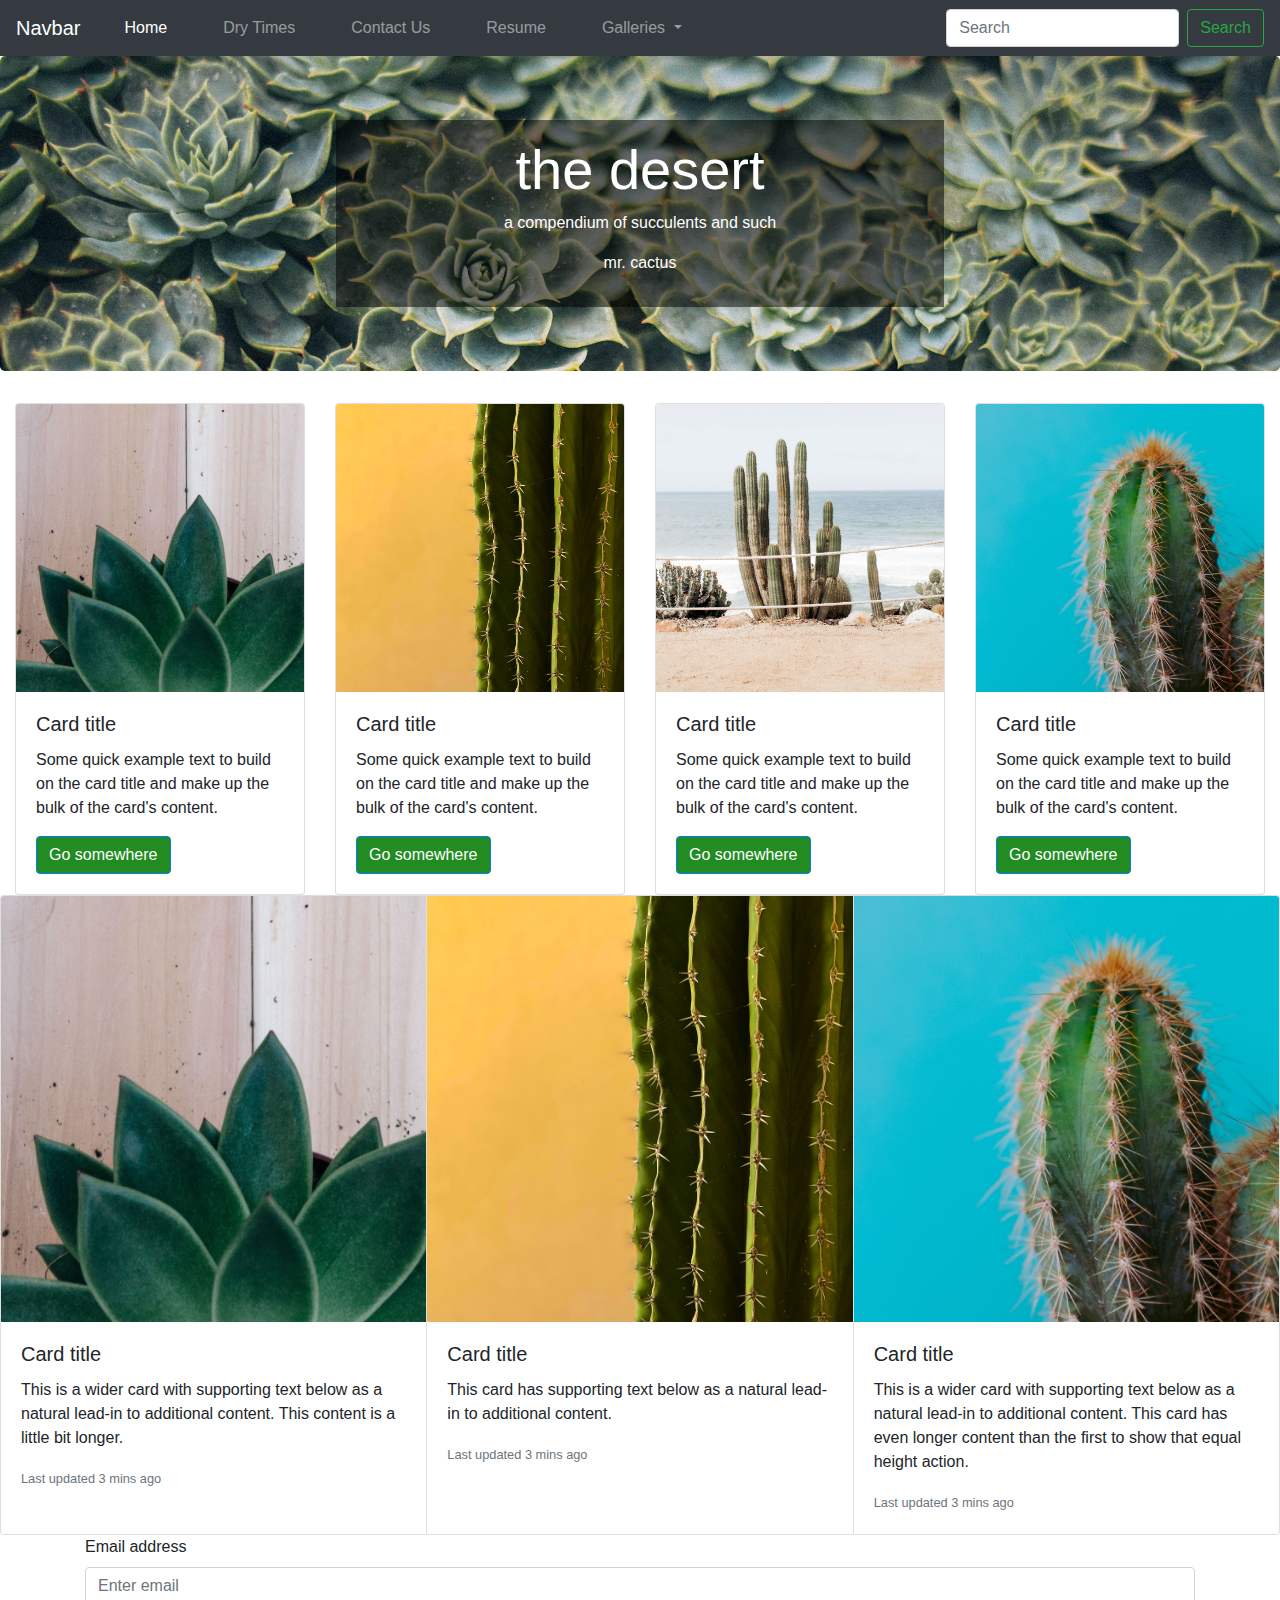
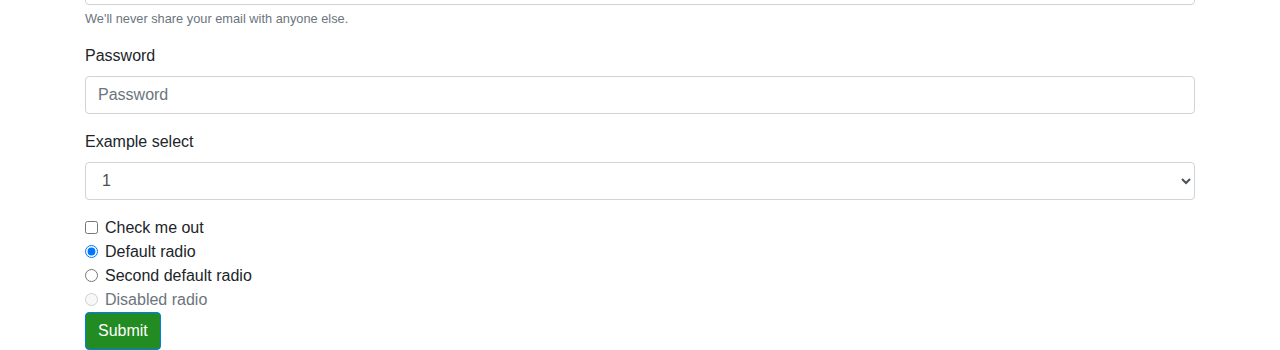
<file: cct360-lab8/index.html>
<!DOCTYPE html>
<html lang="en">

<head>
    <meta charset="utf-8">
    <meta http-equiv="X-UA-Compatible" content="IE=edge">
    <meta name="viewport" content="width=device-width, initial-scale=1">
    <title>The Desert</title>
    <link href="css/bootstrap.css" rel="stylesheet">
    <link href="css/custom.css" rel="stylesheet">
</head>

<body id="homepage">
    <nav class="navbar sticky-top navbar-expand-lg navbar-dark bg-dark">
        <a class="navbar-brand" href="#">Navbar</a>
        <button class="navbar-toggler" type="button" data-toggle="collapse" data-target="#navbarSupportedContent" aria-controls="navbarSupportedContent" aria-expanded="false" aria-label="Toggle navigation">
            <span class="navbar-toggler-icon"></span>
        </button>

        <div class="collapse navbar-collapse" id="navbarSupportedContent">
            <ul class="navbar-nav mr-auto">
                <li class="nav-item active">
                    <a class="nav-link" href="index.html">Home<span class="sr-only">(current)</span></a>
                </li>
                <li class="nav-item">
                    <a class="nav-link" href="blog.html">Dry Times</a>
                </li>
                <li class="nav-item">
                    <a class="nav-link" href="Contact.html">Contact Us</a>
                </li>
                <li class="nav-item">
                    <a class="nav-link" href="resume.html">Resume</a>
                </li>
                <li class="nav-item dropdown">
                    <a class="nav-link dropdown-toggle" href="#" id="navbarDropdown" role="button" data-toggle="dropdown" aria-haspopup="true" aria-expanded="false">
						Galleries
					</a>
                    <div class="dropdown-menu" aria-labelledby="navbarDropdown">
                        <a class="dropdown-item" href="gallery.html">Gallery</a>
                        <a class="dropdown-item" href="#">Another action</a>
                        <div class="dropdown-divider"></div>
                        <a class="dropdown-item" href="#">Something else here</a>
                    </div>
                </li>
            </ul>
            <form class="form-inline my-2 my-lg-0">
                <input class="form-control mr-sm-2" type="search" placeholder="Search" aria-label="Search">
                <button class="btn btn-outline-success my-2 my-sm-0" type="submit">Search</button>
            </form>
        </div>
    </nav>

    <div class="jumbotron">
        <div class="introtext">
            <h1 class="display-4">the desert</h1>
            <p>a compendium of succulents and such</p>
            <p>mr. cactus</p>
        </div>
    </div>
    <header>
    </header>

    <main class="container-fluid">
        <div class="row">
            <div class="col-md">
                <div class="card">
                    <img class="card-img-top" src="img/img1.jpg" alt="Card image cap">
                    <div class="card-body">
                        <h5 class="card-title">Card title</h5>
                        <p class="card-text">Some quick example text to build on the card title and make up the bulk of the card's content.</p>
                        <a href="#" class="btn btn-primary">Go somewhere</a>
                    </div>
                </div>
            </div>
            <div class="col-md">
                <div class="card">
                    <img class="card-img-top" src="img/img2.jpg" alt="Card image cap">
                    <div class="card-body">
                        <h5 class="card-title">Card title</h5>
                        <p class="card-text">Some quick example text to build on the card title and make up the bulk of the card's content.</p>
                        <a href="#" class="btn btn-primary">Go somewhere</a>
                    </div>
                </div>
            </div>
            <div class="col-md">
                <div class="card">
                    <img class="card-img-top" src="img/img3.jpg" alt="Card image cap">
                    <div class="card-body">
                        <h5 class="card-title">Card title</h5>
                        <p class="card-text">Some quick example text to build on the card title and make up the bulk of the card's content.</p>
                        <a href="#" class="btn btn-primary">Go somewhere</a>
                    </div>
                </div>
            </div>
            <div class="col-md">
                <div class="card">
                    <img class="card-img-top" src="img/img4.jpg" alt="Card image cap">
                    <div class="card-body">
                        <h5 class="card-title">Card title</h5>
                        <p class="card-text">Some quick example text to build on the card title and make up the bulk of the card's content.</p>
                        <a href="#" class="btn btn-primary">Go somewhere</a>
                    </div>
                </div>
            </div>
        </div>
    </main>

    <div class="card-group">
        <div class="card">
            <img class="card-img-top" src="img/img1.jpg" alt="Card image cap">
            <div class="card-body">
                <h5 class="card-title">Card title</h5>
                <p class="card-text">This is a wider card with supporting text below as a natural lead-in to additional content. This content is a little bit longer.</p>
                <p class="card-text"><small class="text-muted">Last updated 3 mins ago</small></p>
            </div>
        </div>
        <div class="card">
            <img class="card-img-top" src="img/img2.jpg" alt="Card image cap">
            <div class="card-body">
                <h5 class="card-title">Card title</h5>
                <p class="card-text">This card has supporting text below as a natural lead-in to additional content.</p>
                <p class="card-text"><small class="text-muted">Last updated 3 mins ago</small></p>
            </div>
        </div>
        <div class="card">
            <img class="card-img-top" src="img/img4.jpg" alt="Card image cap">
            <div class="card-body">
                <h5 class="card-title">Card title</h5>
                <p class="card-text">This is a wider card with supporting text below as a natural lead-in to additional content. This card has even longer content than the first to show that equal height action.</p>
                <p class="card-text"><small class="text-muted">Last updated 3 mins ago</small></p>
            </div>
        </div>
    </div>
    <!-- your code here -->
    <footer>
        <div class="container">
            <form>
                <div class="form-group">
                    <label for="exampleInputEmail1">Email address</label>
                    <input type="email" class="form-control" id="exampleInputEmail1" aria-describedby="emailHelp" placeholder="Enter email">
                    <small id="emailHelp" class="form-text text-muted">We'll never share your email with anyone else.</small>
                </div>
                <div class="form-group">
                    <label for="exampleInputPassword1">Password</label>
                    <input type="password" class="form-control" id="exampleInputPassword1" placeholder="Password">
                </div>
                <div class="form-group">
                    <label for="exampleFormControlSelect1">Example select</label>
                    <select class="form-control" id="exampleFormControlSelect1">
                        <option>1</option>
                        <option>2</option>
                        <option>3</option>
                        <option>4</option>
                        <option>5</option>
                    </select>
                </div>
                <div class="form-check">
                    <input type="checkbox" class="form-check-input" id="exampleCheck1">
                    <label class="form-check-label" for="exampleCheck1">Check me out</label>
                </div>
                <div class="form-check">
                    <input class="form-check-input" type="radio" name="exampleRadios" id="exampleRadios1" value="option1" checked>
                    <label class="form-check-label" for="exampleRadios1">
                        Default radio
                    </label>
                </div>
                <div class="form-check">
                    <input class="form-check-input" type="radio" name="exampleRadios" id="exampleRadios2" value="option2">
                    <label class="form-check-label" for="exampleRadios2">
                        Second default radio
                    </label>
                </div>
                <div class="form-check disabled">
                    <input class="form-check-input" type="radio" name="exampleRadios" id="exampleRadios3" value="option3" disabled>
                    <label class="form-check-label" for="exampleRadios3">
                        Disabled radio
                    </label>
                </div>
                <button type="submit" class="btn btn-primary">Submit</button>
            </form>
        </div>
    </footer>
    <script src="js/jquery.min.js"></script>
    <script src="js/popper.min.js"></script>
    <script src="js/bootstrap.min.js"></script>
</body>

</html>
</file>
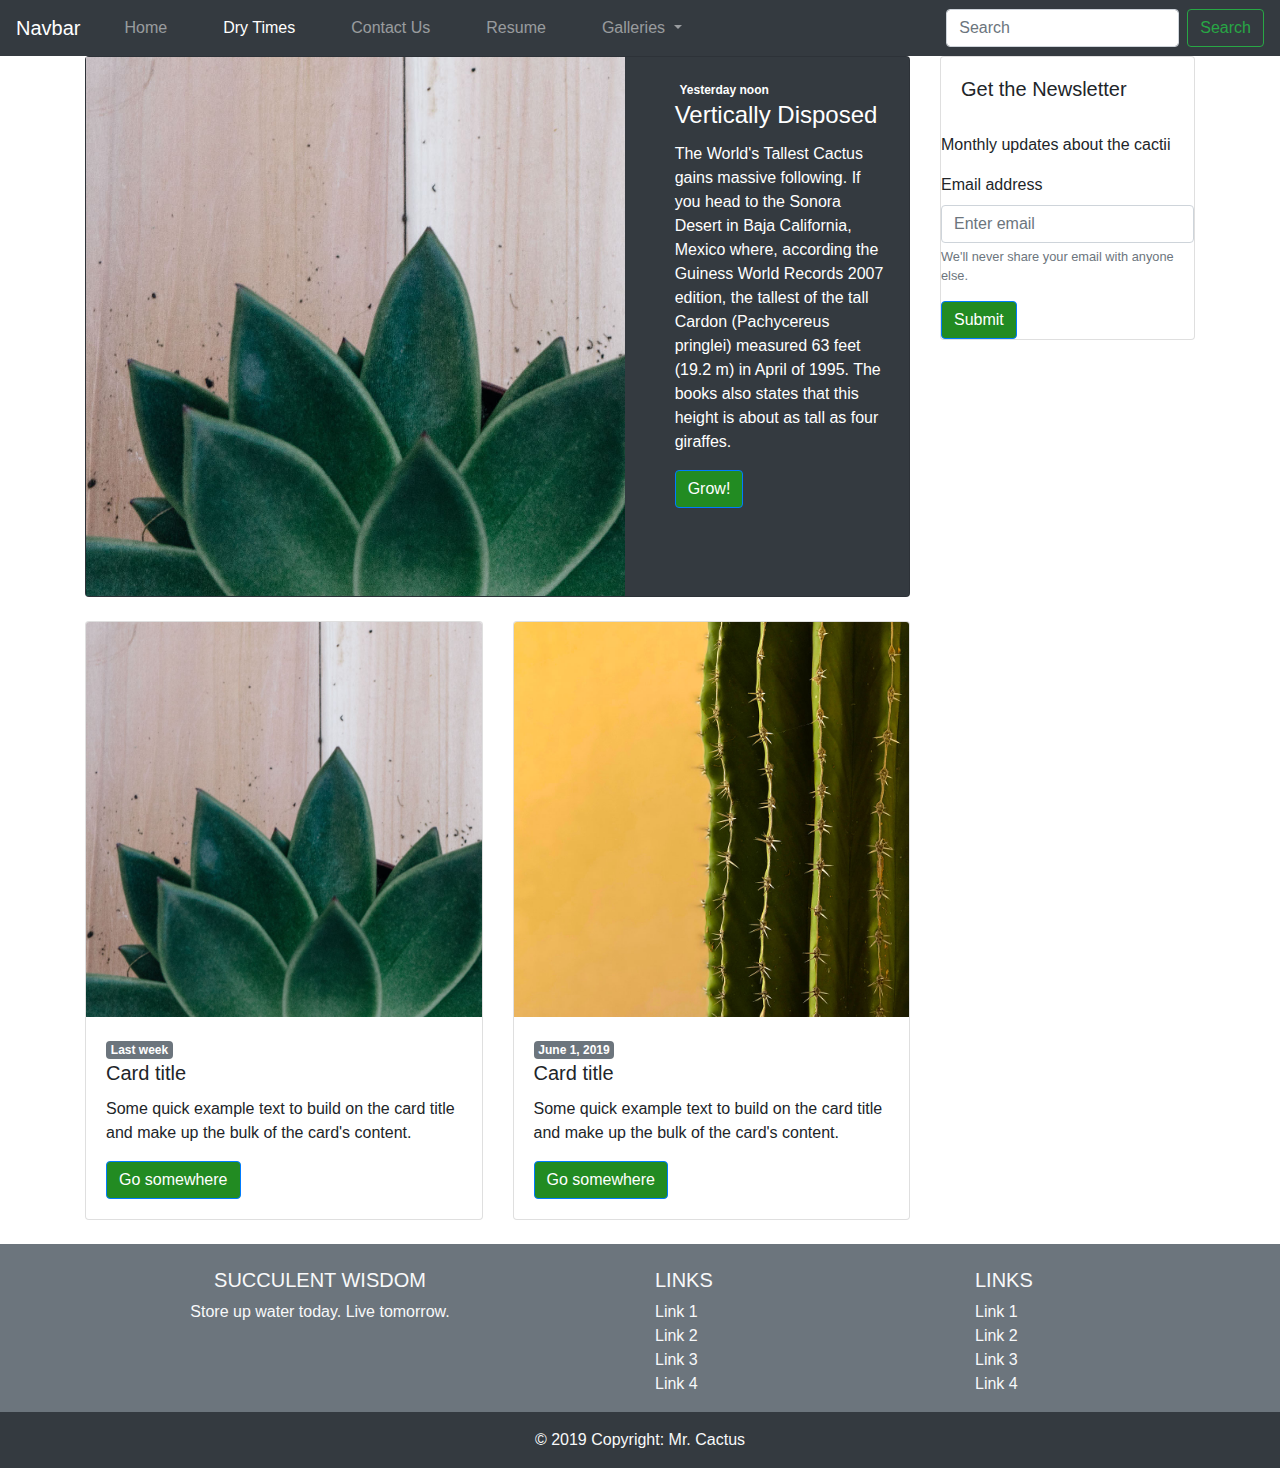
<file: cct360-lab8/blog.html>
<!DOCTYPE html>
<html>

<head>
    <meta charset="utf-8">
    <meta name="viewport" content="width=device-width, initial-scale=1">
    <title>The desert</title>
    <link href="css/bootstrap.css" rel="stylesheet">
    <link href="css/custom.css" rel="stylesheet">
</head>

<body>
    <nav class="navbar sticky-top navbar-expand-lg navbar-dark bg-dark">
        <a class="navbar-brand" href="#">Navbar</a>
        <button class="navbar-toggler" type="button" data-toggle="collapse" data-target="#navbarSupportedContent" aria-controls="navbarSupportedContent" aria-expanded="false" aria-label="Toggle navigation">
            <span class="navbar-toggler-icon"></span>
        </button>

        <div class="collapse navbar-collapse" id="navbarSupportedContent">
            <ul class="navbar-nav mr-auto">
                <li class="nav-item">
                    <a class="nav-link" href="index.html">Home <span class="sr-only">(current)</span></a>
                </li>
                <li class="nav-item active">
                    <a class="nav-link" href="blog.html">Dry Times</a>
                </li>
                <li class="nav-item">
                    <a class="nav-link" href="Contact.html">Contact Us</a>
                </li>
                <li class="nav-item">
                    <a class="nav-link" href="resume.html">Resume</a>
                </li>
                <li class="nav-item dropdown">
                    <a class="nav-link dropdown-toggle" href="#" id="navbarDropdown" role="button" data-toggle="dropdown" aria-haspopup="true" aria-expanded="false">
						Galleries
					</a>
                    <div class="dropdown-menu" aria-labelledby="navbarDropdown">
                        <a class="dropdown-item" href="gallery.html">Gallery</a>
                        <a class="dropdown-item" href="#">Another action</a>
                        <div class="dropdown-divider"></div>
                        <a class="dropdown-item" href="#">Something else here</a>
                    </div>
                </li>
            </ul>
            <form class="form-inline my-2 my-lg-0">
                <input class="form-control mr-sm-2" type="search" placeholder="Search" aria-label="Search">
                <button class="btn btn-outline-success my-2 my-sm-0" type="submit">Search</button>
            </form>
        </div>

    </nav>
    <header>
    </header>
    <!-- end of header -->
    <div class="container">
        <div class="row">
            <div class="col-md-9">
                <div class="card bg-dark text-white">
                    <div class="row">
                        <!-- the image part of the card -->
                        <div class="col-md-8">
                            <img src="img/img1.jpg" class="img-fluid" alt="picture of plant">
                        </div>
                        <!-- The text part of the card -->
                        <div class="col-md-4">
                            <div class="card-body">
                                <span class="badge badgae-secondary">Yesterday noon</span>
                                <h4 class="card-title">Vertically Disposed</h4>
                                <p class="card-text">The World's Tallest Cactus gains massive following. If you head to the Sonora Desert in Baja California, Mexico where, according the Guiness World Records 2007 edition, the tallest of the tall Cardon (Pachycereus pringlei) measured 63 feet (19.2 m) in April of 1995. The books also states that this height is about as tall as four giraffes.</p>
                                <a href="tallest.html" class="btn btn-primary">Grow!</a>
                            </div>
                        </div>
                    </div>
                </div>
                <!-- start of the two smaller card pictures -->
                <div class="row mt-4">
                    <div class="col-md">
                        <div class="card">
                            <img class="card-img-top" src="img/img1.jpg" alt="Card image cap">
                            <div class="card-body">
                                <span class="badge badge-secondary">Last week</span>
                                <h5 class="card-title">Card title</h5>
                                <p class="card-text">Some quick example text to build on the card title and make up the bulk of the card's content.</p>
                                <a href="#" class="btn btn-primary">Go somewhere</a>
                            </div>
                        </div>
                    </div>
                    <div class="col-md">
                        <div class="card">
                            <img class="card-img-top" src="img/img2.jpg" alt="Card image cap">
                            <div class="card-body">
                                <span class="badge badge-secondary">June 1, 2019</span>
                                <h5 class="card-title">Card title</h5>
                                <p class="card-text">Some quick example text to build on the card title and make up the bulk of the card's content.</p>
                                <a href="#" class="btn btn-primary">Go somewhere</a>
                            </div>
                        </div>
                    </div>
                </div>
            </div>
            <!-- end of the first column -->
            <!-- Start of second column -->
            <div class="col-3">
                <div class="card">
                    <div class="card-body">
                        <h5 class="card-title">Get the Newsletter</h5>
                    </div>
                    <p class="card-text">
                        Monthly updates about the cactii
                    </p>
                    <!-- Ask for email form -->
                    <form>
                        <div class="form-group">
                            <label for="exampleInputEmail1">Email address</label>
                            <input type="email" class="form-control" id="exampleInputEmail1" aria-describedby="emailHelp" placeholder="Enter email">
                            <small id="emailHelp" class="form-text text-muted">We'll never share your email with anyone else.</small>
                        </div>
                        <button type="submit" class="btn btn-primary">Submit</button>
                    </form>
                </div>
            </div>
        </div>
    </div>
    <footer class="page-footer font-small text-light bg-secondary pt-4 mt-4">
<!--   <footer class="page-footer fixed-bottom font-small text-light bg-secondary pt-4 mt-4"> ugly looking footer -->
        <div class="container-fluid text-center">
            <div class="row">
                <div class="col-md-6 mt-md-0 mt-3">
                    <h5 class="text-uppercase">Succulent Wisdom</h5>
                    <p>Store up water today. Live tomorrow.</p>
                </div>
                <hr class="clearfix w-100 d-md-none pb-3">
                <div class="col-md-3 mb-md-0 mb-3 text-md-left">
                    <h5 class="text-uppercase">Links</h5>
                    <ul class="list-unstyled">
                        <li> <a class="text-light" href="#!">Link 1</a> </li>
                        <li> <a class="text-light" href="#!">Link 2</a> </li>
                        <li> <a class="text-light" href="#!">Link 3</a> </li>
                        <li> <a class="text-light" href="#!">Link 4</a> </li>
                    </ul>
                </div>
                <div class="col-md-3 mb-md-0 mb-3 text-md-left">
                    <h5 class="text-uppercase">Links</h5>
                    <ul class="list-unstyled">
                        <li> <a class="text-light" href="#!">Link 1</a> </li>
                        <li> <a class="text-light" href="#!">Link 2</a> </li>
                        <li> <a class="text-light" href="#!">Link 3</a> </li>
                        <li> <a class="text-light" href="#!">Link 4</a> </li>
                    </ul>
                </div>
            </div>
        </div>
        <div class="bg-dark footer-copyright text-center py-3">© 2019 Copyright:
            <a class="text-light" href="https://cact.us"> Mr. Cactus</a>
        </div>
    </footer>
    <script src="js/jquery.min.js"></script>
    <script src="js/popper.min.js"></script>
    <script src="js/bootstrap.min.js"></script>
</body>

</html>
</file>
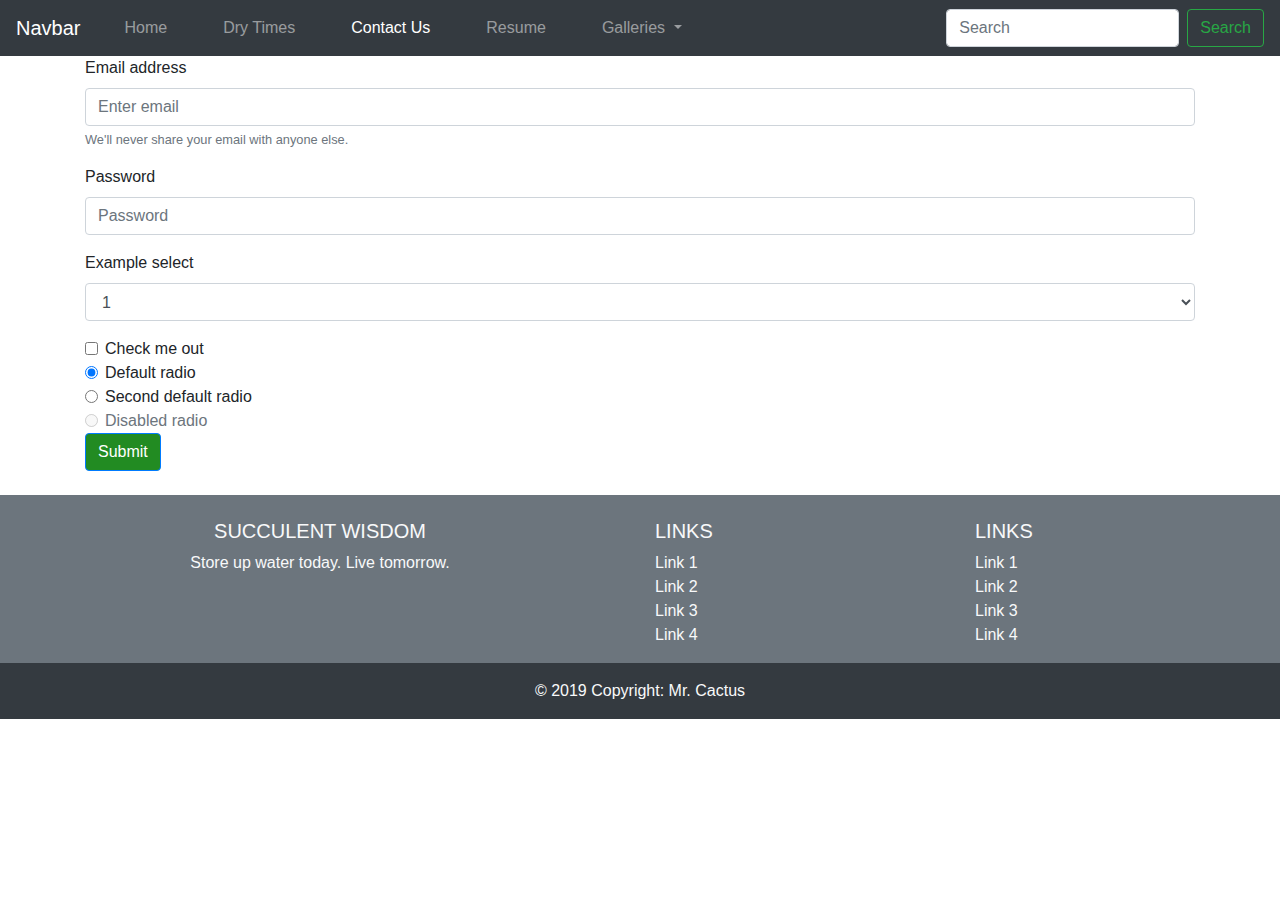
<file: cct360-lab8/contact.html>
<!DOCTYPE html>
<html>

<head>
    <meta charset="utf-8">
    <meta name="viewport" content="width=device-width, initial-scale=1">
    <title>The desert</title>
    <link href="css/bootstrap.css" rel="stylesheet">
    <link href="css/custom.css" rel="stylesheet">
</head>

<body>
    <nav class="navbar sticky-top navbar-expand-lg navbar-dark bg-dark">
        <a class="navbar-brand" href="#">Navbar</a>
        <button class="navbar-toggler" type="button" data-toggle="collapse" data-target="#navbarSupportedContent" aria-controls="navbarSupportedContent" aria-expanded="false" aria-label="Toggle navigation">
            <span class="navbar-toggler-icon"></span>
        </button>

        <div class="collapse navbar-collapse" id="navbarSupportedContent">
            <ul class="navbar-nav mr-auto">
                <li class="nav-item">
                    <a class="nav-link" href="index.html">Home <span class="sr-only">(current)</span></a>
                </li>
                <li class="nav-item">
                    <a class="nav-link" href="blog.html">Dry Times</a>
                </li>
                <li class="nav-item active">
                    <a class="nav-link active" href="Contact.html">Contact Us</a>
                </li>
                <li class="nav-item">
                    <a class="nav-link" href="resume.html">Resume</a>
                </li>
                <li class="nav-item dropdown">
                    <a class="nav-link dropdown-toggle" href="#" id="navbarDropdown" role="button" data-toggle="dropdown" aria-haspopup="true" aria-expanded="false">
						Galleries
					</a>
                    <div class="dropdown-menu" aria-labelledby="navbarDropdown">
                        <a class="dropdown-item" href="gallery.html">Gallery</a>
                        <a class="dropdown-item" href="#">Another action</a>
                        <div class="dropdown-divider"></div>
                        <a class="dropdown-item" href="#">Something else here</a>
                    </div>
                </li>
            </ul>
            <form class="form-inline my-2 my-lg-0">
                <input class="form-control mr-sm-2" type="search" placeholder="Search" aria-label="Search">
                <button class="btn btn-outline-success my-2 my-sm-0" type="submit">Search</button>
            </form>
        </div>
    </nav>
    <header>
    </header>

    <div class="container">
        <form>
            <div class="form-group">
                <label for="exampleInputEmail1">Email address</label>
                <input type="email" class="form-control" id="exampleInputEmail1" aria-describedby="emailHelp" placeholder="Enter email">
                <small id="emailHelp" class="form-text text-muted">We'll never share your email with anyone else.</small>
            </div>
            <div class="form-group">
                <label for="exampleInputPassword1">Password</label>
                <input type="password" class="form-control" id="exampleInputPassword1" placeholder="Password">
            </div>
            <div class="form-group">
                <label for="exampleFormControlSelect1">Example select</label>
                <select class="form-control" id="exampleFormControlSelect1">
                    <option>1</option>
                    <option>2</option>
                    <option>3</option>
                    <option>4</option>
                    <option>5</option>
                </select>
            </div>
            <div class="form-check">
                <input type="checkbox" class="form-check-input" id="exampleCheck1">
                <label class="form-check-label" for="exampleCheck1">Check me out</label>
            </div>
            <div class="form-check">
                <input class="form-check-input" type="radio" name="exampleRadios" id="exampleRadios1" value="option1" checked>
                <label class="form-check-label" for="exampleRadios1">
                    Default radio
                </label>
            </div>
            <div class="form-check">
                <input class="form-check-input" type="radio" name="exampleRadios" id="exampleRadios2" value="option2">
                <label class="form-check-label" for="exampleRadios2">
                    Second default radio
                </label>
            </div>
            <div class="form-check disabled">
                <input class="form-check-input" type="radio" name="exampleRadios" id="exampleRadios3" value="option3" disabled>
                <label class="form-check-label" for="exampleRadios3">
                    Disabled radio
                </label>
            </div>
            <button type="submit" class="btn btn-primary">Submit</button>
        </form>
    </div>
    <footer class="page-footer font-small text-light bg-secondary pt-4 mt-4">
<!--   <footer class="page-footer fixed-bottom font-small text-light bg-secondary pt-4 mt-4"> ugly looking footer -->
        <div class="container-fluid text-center">
            <div class="row">
                <div class="col-md-6 mt-md-0 mt-3">
                    <h5 class="text-uppercase">Succulent Wisdom</h5>
                    <p>Store up water today. Live tomorrow.</p>
                </div>
                <hr class="clearfix w-100 d-md-none pb-3">
                <div class="col-md-3 mb-md-0 mb-3 text-md-left">
                    <h5 class="text-uppercase">Links</h5>
                    <ul class="list-unstyled">
                        <li> <a class="text-light" href="#!">Link 1</a> </li>
                        <li> <a class="text-light" href="#!">Link 2</a> </li>
                        <li> <a class="text-light" href="#!">Link 3</a> </li>
                        <li> <a class="text-light" href="#!">Link 4</a> </li>
                    </ul>
                </div>
                <div class="col-md-3 mb-md-0 mb-3 text-md-left">
                    <h5 class="text-uppercase">Links</h5>
                    <ul class="list-unstyled">
                        <li> <a class="text-light" href="#!">Link 1</a> </li>
                        <li> <a class="text-light" href="#!">Link 2</a> </li>
                        <li> <a class="text-light" href="#!">Link 3</a> </li>
                        <li> <a class="text-light" href="#!">Link 4</a> </li>
                    </ul>
                </div>
            </div>
        </div>
        <div class="bg-dark footer-copyright text-center py-3">© 2019 Copyright:
            <a class="text-light" href="https://cact.us"> Mr. Cactus</a>
        </div>
    </footer>
    <script src="js/jquery.min.js"></script>
    <script src="js/popper.min.js"></script>
    <script src="js/bootstrap.min.js"></script>
</body>

</html>
</file>
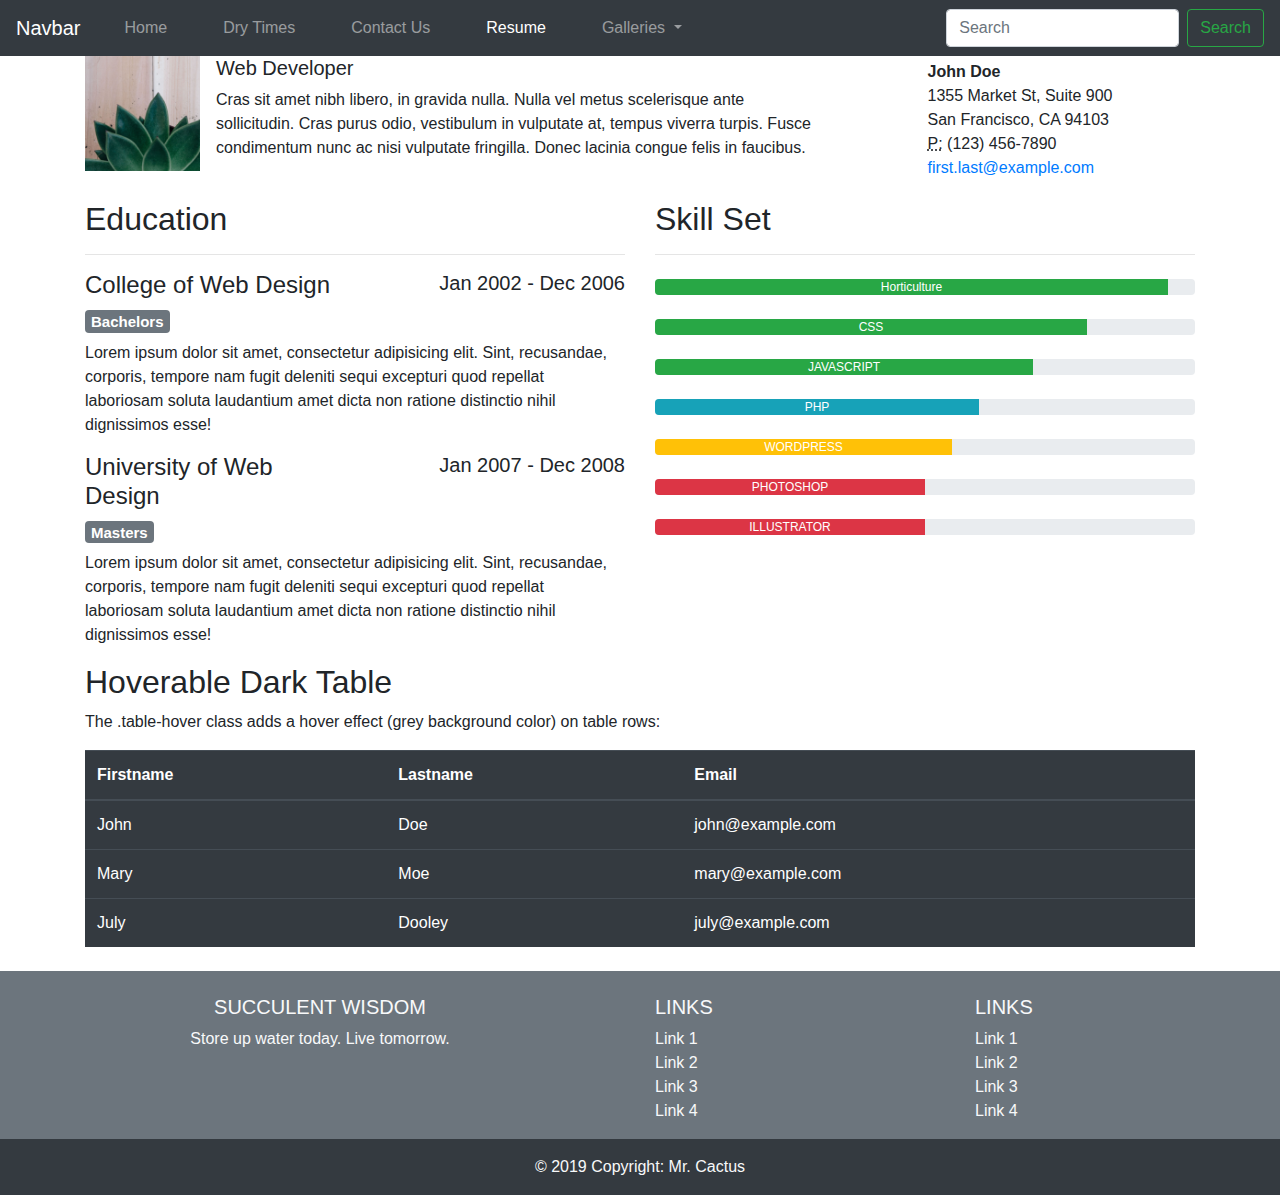
<file: cct360-lab8/resume.html>
<!DOCTYPE html>
<html>

<head>
    <meta charset="utf-8">
    <meta name="viewport" content="width=device-width, initial-scale=1">
    <title>The desert</title>
    <link href="css/bootstrap.css" rel="stylesheet">
    <link href="css/custom.css" rel="stylesheet">
</head>

<body>
    <nav class="navbar sticky-top navbar-expand-lg navbar-dark bg-dark">
        <a class="navbar-brand" href="#">Navbar</a>
        <button class="navbar-toggler" type="button" data-toggle="collapse" data-target="#navbarSupportedContent" aria-controls="navbarSupportedContent" aria-expanded="false" aria-label="Toggle navigation">
            <span class="navbar-toggler-icon"></span>
        </button>

        <div class="collapse navbar-collapse" id="navbarSupportedContent">
            <ul class="navbar-nav mr-auto">
                <li class="nav-item">
                    <a class="nav-link" href="index.html">Home <span class="sr-only">(current)</span></a>
                </li>
                <li class="nav-item">
                    <a class="nav-link" href="blog.html">Dry Times</a>
                </li>
                <li class="nav-item">
                    <a class="nav-link" href="Contact.html">Contact Us</a>
                </li>
                <li class="nav-item active">
                    <a class="nav-link" href="resume.html">Resume</a>
                </li>
                <li class="nav-item dropdown">
                    <a class="nav-link dropdown-toggle" href="#" id="navbarDropdown" role="button" data-toggle="dropdown" aria-haspopup="true" aria-expanded="false">
						Galleries
					</a>
                    <div class="dropdown-menu" aria-labelledby="navbarDropdown">
                        <a class="dropdown-item" href="gallery.html">Gallery</a>
                        <a class="dropdown-item" href="#">Another action</a>
                        <div class="dropdown-divider"></div>
                        <a class="dropdown-item" href="#">Something else here</a>
                    </div>
                </li>
            </ul>
            <form class="form-inline my-2 my-lg-0">
                <input class="form-control mr-sm-2" type="search" placeholder="Search" aria-label="Search">
                <button class="btn btn-outline-success my-2 my-sm-0" type="submit">Search</button>
            </form>
        </div>
    </nav>
    <header>
    </header>

    <section class="container">
        <div class="row">
            <div class="col-md-8 col-sm-12">
                <div class="media">
                    <img src="img/img1.jpg" class="mr-3" width="115" height="115">
                    <div class="media-body">
                        <h5 class="mt-0">Web Developer</h5> Cras sit amet nibh libero, in gravida nulla. Nulla vel metus scelerisque ante sollicitudin. Cras purus odio, vestibulum in vulputate at, tempus viverra turpis. Fusce condimentum nunc ac nisi vulputate fringilla. Donec lacinia congue felis in faucibus.
                    </div>
                </div>

            </div>
            <div class="col-md-4 col-sm-12">
                <div class="row justify-content-md-around m-1">
                    <address>
						<strong>John Doe</strong><br>
						1355 Market St, Suite 900<br>
						San Francisco, CA 94103<br>
						<abbr title="Phone">P:</abbr> (123) 456-7890<br>
						<a href="mailto:#">first.last@example.com</a>
					</address>
                </div>
            </div>
            <hr>
            <div class="col-6">

            </div>
            <div class="col-6">

            </div>
        </div>
        <div class="row">
            <div class="col-md-6 col-sm-12">
                <h2>Education</h2>
                <hr>
                <div class="row">
                    <div class="col-6">
                        <h4>College of Web Design</h4>
                    </div>
                    <div class="col-6">
                        <h5 class="text-right"><span aria-hidden="true"></span> Jan 2002 - Dec 2006</h5>
                    </div>
                </div>
                <h5><span class="badge badge-secondary">Bachelors</span></h5>
                <p>Lorem ipsum dolor sit amet, consectetur adipisicing elit. Sint, recusandae, corporis, tempore nam fugit deleniti sequi excepturi quod repellat laboriosam soluta laudantium amet dicta non ratione distinctio nihil dignissimos esse!</p>
                <div class="row">
                    <div class="col-6">
                        <h4>University of Web Design</h4>
                    </div>
                    <div class="col-6">
                        <h5 class="text-right"><span aria-hidden="true"></span> Jan 2007 - Dec 2008</h5>
                    </div>
                </div>
                <h5><span class="badge badge-secondary">Masters</span></h5>
                <p>Lorem ipsum dolor sit amet, consectetur adipisicing elit. Sint, recusandae, corporis, tempore nam fugit deleniti sequi excepturi quod repellat laboriosam soluta laudantium amet dicta non ratione distinctio nihil dignissimos esse!</p>
            </div>
            <div class="col-md-6 col-sm-12">
                <h2>Skill Set</h2>
                <hr>
                <div class="progress mt-4">
                    <div class="progress-bar bg-success" role="progressbar" aria-valuenow="85" aria-valuemin="0" aria-valuemax="100" style="width: 95%"> Horticulture</div>
                </div>
                <div class="progress mt-4">
                    <div class="progress-bar bg-success" role="progressbar" aria-valuenow="80" aria-valuemin="0" aria-valuemax="100" style="width: 80%"> CSS</div>
                </div>
                <div class="progress mt-4">
                    <div class="progress-bar bg-success" role="progressbar" aria-valuenow="70" aria-valuemin="0" aria-valuemax="100" style="width: 70%"> JAVASCRIPT</div>
                </div>
                <div class="progress mt-4">
                    <div class="progress-bar bg-info" role="progressbar" aria-valuenow="60" aria-valuemin="0" aria-valuemax="100" style="width: 60%"> PHP</div>
                </div>
                <div class="progress mt-4">
                    <div class="progress-bar bg-warning" role="progressbar" aria-valuenow="55" aria-valuemin="0" aria-valuemax="100" style="width: 55%"> WORDPRESS</div>
                </div>
                <div class="progress mt-4">
                    <div class="progress-bar bg-danger" role="progressbar" aria-valuenow="50" aria-valuemin="0" aria-valuemax="100" style="width: 50%"> PHOTOSHOP</div>
                </div>
                <div class="progress mt-4">
                    <div class="progress-bar bg-danger" role="progressbar" aria-valuenow="50" aria-valuemin="0" aria-valuemax="100" style="width: 50%"> ILLUSTRATOR</div>
                </div>
            </div>
        </div>
    </section>

    <div class="container">
        <h2>Hoverable Dark Table</h2>
        <p>The .table-hover class adds a hover effect (grey background color) on table rows:</p>
        <table class="table table-dark table-hover">
            <thead>
                <tr>
                    <th>Firstname</th>
                    <th>Lastname</th>
                    <th>Email</th>
                </tr>
            </thead>
            <tbody>
                <tr>
                    <td>John</td>
                    <td>Doe</td>
                    <td>john@example.com</td>
                </tr>
                <tr>
                    <td>Mary</td>
                    <td>Moe</td>
                    <td>mary@example.com</td>
                </tr>
                <tr>
                    <td>July</td>
                    <td>Dooley</td>
                    <td>july@example.com</td>
                </tr>
            </tbody>
        </table>
    </div>
    <footer class="page-footer font-small text-light bg-secondary pt-4 mt-4">
<!--   <footer class="page-footer fixed-bottom font-small text-light bg-secondary pt-4 mt-4"> ugly looking footer -->
        <div class="container-fluid text-center">
            <div class="row">
                <div class="col-md-6 mt-md-0 mt-3">
                    <h5 class="text-uppercase">Succulent Wisdom</h5>
                    <p>Store up water today. Live tomorrow.</p>
                </div>
                <hr class="clearfix w-100 d-md-none pb-3">
                <div class="col-md-3 mb-md-0 mb-3 text-md-left">
                    <h5 class="text-uppercase">Links</h5>
                    <ul class="list-unstyled">
                        <li> <a class="text-light" href="#!">Link 1</a> </li>
                        <li> <a class="text-light" href="#!">Link 2</a> </li>
                        <li> <a class="text-light" href="#!">Link 3</a> </li>
                        <li> <a class="text-light" href="#!">Link 4</a> </li>
                    </ul>
                </div>
                <div class="col-md-3 mb-md-0 mb-3 text-md-left">
                    <h5 class="text-uppercase">Links</h5>
                    <ul class="list-unstyled">
                        <li> <a class="text-light" href="#!">Link 1</a> </li>
                        <li> <a class="text-light" href="#!">Link 2</a> </li>
                        <li> <a class="text-light" href="#!">Link 3</a> </li>
                        <li> <a class="text-light" href="#!">Link 4</a> </li>
                    </ul>
                </div>
            </div>
        </div>
        <div class="bg-dark footer-copyright text-center py-3">© 2019 Copyright:
            <a class="text-light" href="https://cact.us"> Mr. Cactus</a>
        </div>
    </footer>
    <script src="js/jquery.min.js"></script>
    <script src="js/popper.min.js"></script>
    <script src="js/bootstrap.min.js"></script>
</body>

</html>
</file>
<file: cct360-lab8/css/custom.css>
.bg-primary, .btn-primary {
	background-color: forestgreen !important;
}
#homepage .jumbotron{
	background-image: url(../img/cactus.jpg);
	background-size: cover;
}
#gallery .jumbotron {
  position: relative;
  overflow: hidden;
  background-color:black;
}
#gallery .jumbotron video {
  position: absolute;
  z-index: 1;
  top: 0;
  width:100%;
  height:100%;
  /*  object-fit is not supported on IE  */
  object-fit: cover;
  opacity:0.5;
}
#gallery .jumbotron .container {
  z-index: 2;
  position: relative;
}

.introtext{
	color: #fff;
	background-color: rgba(0,0,0,0.50);
	margin: 0 auto;
	width: 50%;
	text-align: center;
	padding: 1em;
}
.nav-item {
	padding: 0 20px;
}
</file>
